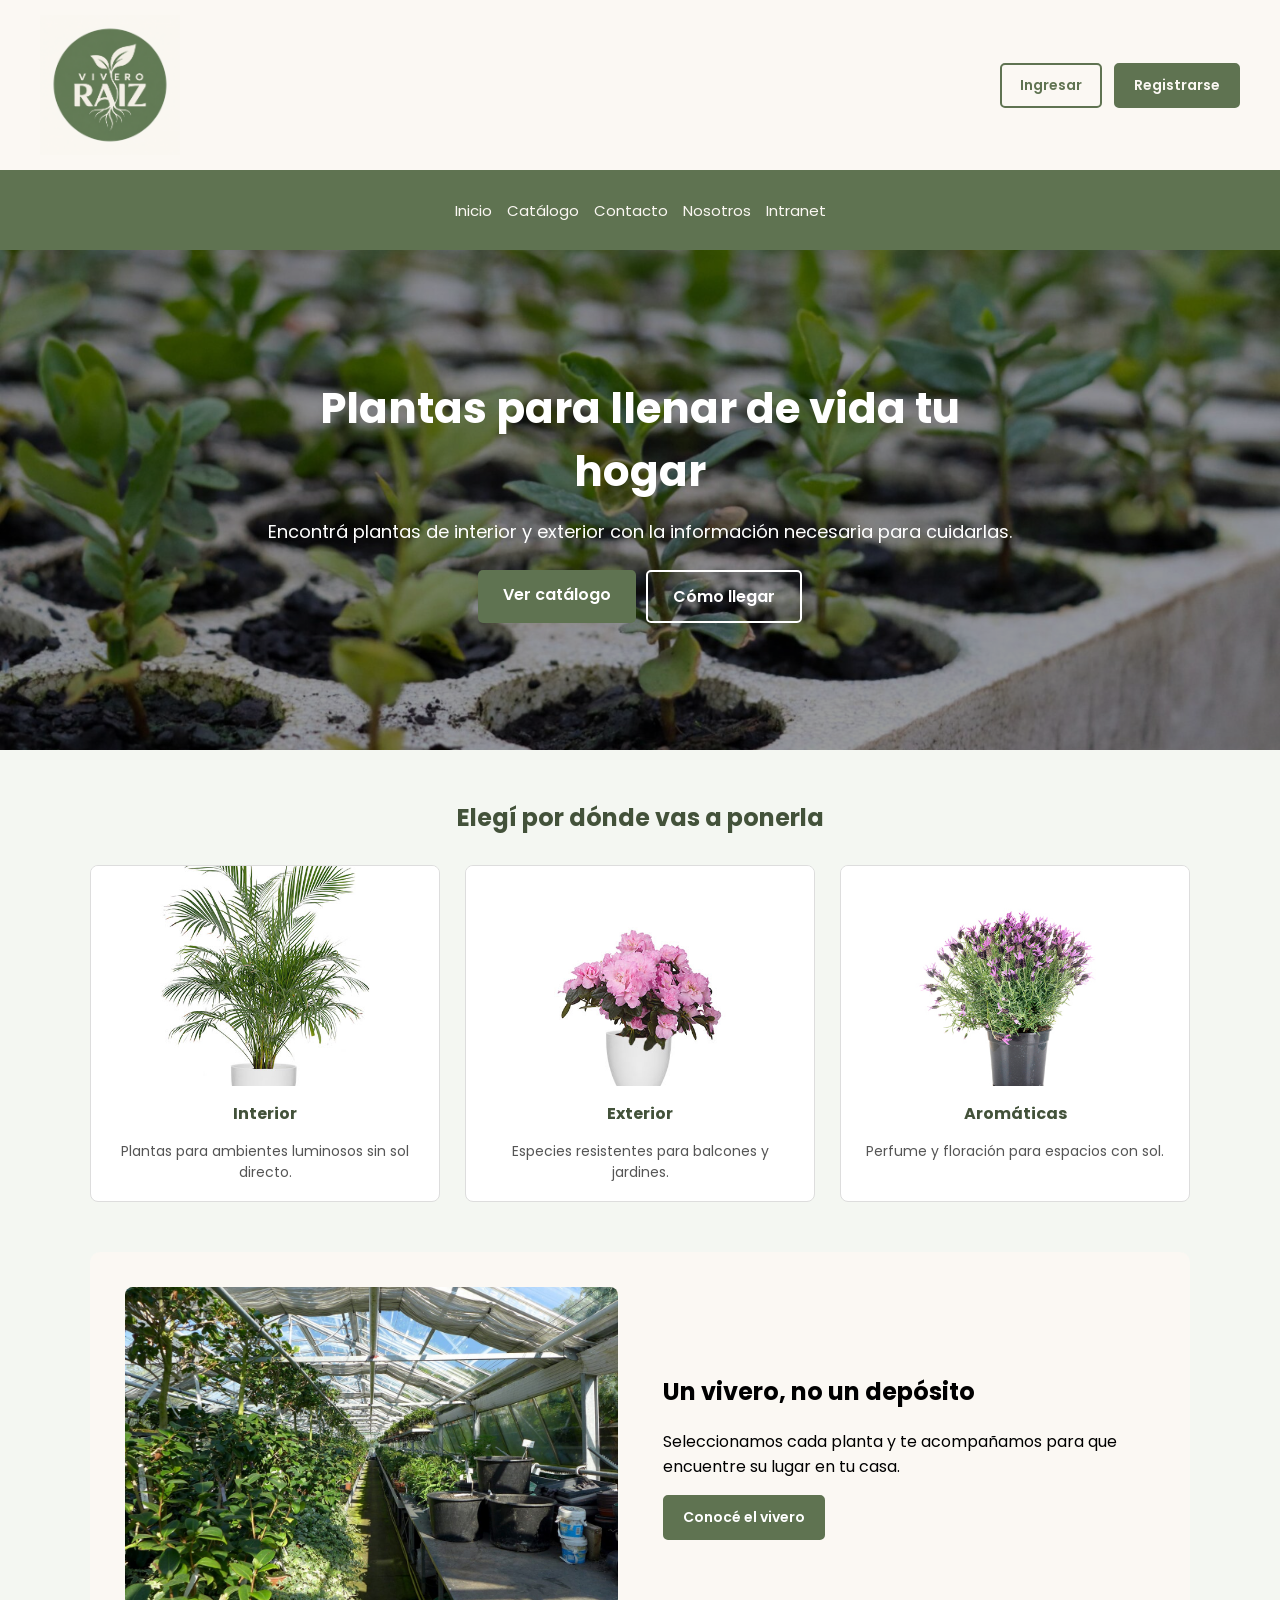
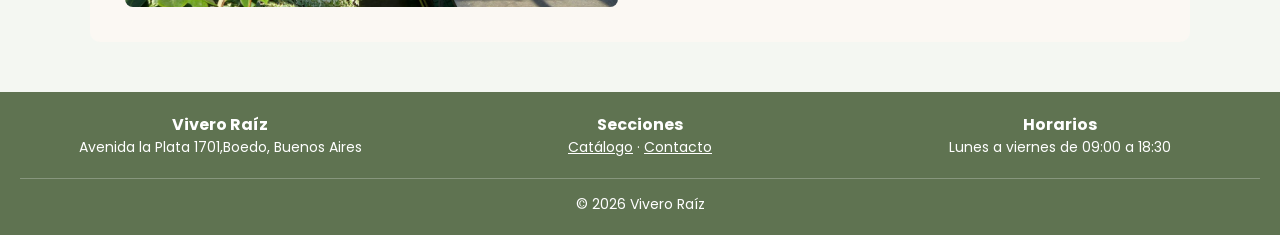
<file: index.html>
<!DOCTYPE html>
<html lang="es">
<head>
    <meta charset="UTF-8">
    <meta name="viewport" content="width=device-width, initial-scale=1.0">
    <title>Inicio - Vivero Raíz</title>
    <link rel="preconnect" href="https://fonts.googleapis.com">
    <link rel="preconnect" href="https://fonts.gstatic.com" crossorigin>
    <link href="https://fonts.googleapis.com/css2?family=Poppins:wght@400;600;700&display=swap" rel="stylesheet">
    <link rel="stylesheet" href="./styles/styles.css">
    <script src="./components/scripts/sesion.js" defer></script>
    <script src="./components/scripts/validaciones.js" defer></script>
</head>
<body class="pagina-inicio">
    <header class="header-vivero">
        <a href="./index.html"><img src="./components/images/logo-vivero-raiz.png" alt="Logo de Vivero Raíz" class="logo-vivero-raiz"></a>
        <button type="button" class="boton-menu" aria-expanded="false" aria-controls="menu-principal">Menú</button>
        <div class="botones-usuario">
            <a href="./login.html" class="boton-login">Ingresar</a>
            <a href="./registro.html" class="boton-registro">Registrarse</a>
        </div>
    </header>
    <nav class="nav-vivero" id="menu-principal">
        <a href="./index.html">Inicio</a>
        <a href="./catalogo.html">Catálogo</a>
        <a href="./contacto.html">Contacto</a>
        <a href="./nosotros.html">Nosotros</a>
        <a href="./listado.html">Intranet</a>
    </nav>
    <main class="inicio-contenedor">
        <section class="banner-inicio">
            <img src="./components/images/banner.jpg" alt="Plantas del Vivero Raíz">
            <div class="banner-contenido">
                <h1>Plantas para llenar de vida tu hogar</h1>
                <p>Encontrá plantas de interior y exterior con la información necesaria para cuidarlas.</p>
                <div class="acciones-banner">
                    <a href="./catalogo.html" class="boton-banner">Ver catálogo</a>
                    <a href="./contacto.html" class="boton-banner boton-claro">Cómo llegar</a>
                </div>
            </div>
        </section>
        <section class="galeria-inicio">
            <h2>Elegí por dónde vas a ponerla</h2>
            <div class="grilla-inicio">
                <a href="./catalogo.html" class="foto-inicio"><img src="./components/images/areca.jpg" alt="Planta Areca para interiores"><h3>Interior</h3><p>Plantas para ambientes luminosos sin sol directo.</p></a>
                <a href="./catalogo.html" class="foto-inicio"><img src="./components/images/azalea-jap-2-3l-vda-1530.jpg" alt="Azalea para exteriores"><h3>Exterior</h3><p>Especies resistentes para balcones y jardines.</p></a>
                <a href="./catalogo.html" class="foto-inicio"><img src="./components/images/lavandula-stoechas-v14b.jpg" alt="Lavanda aromática"><h3>Aromáticas</h3><p>Perfume y floración para espacios con sol.</p></a>
            </div>
        </section>
        <section class="presentacion-inicio">
            <img src="./components/images/nosotros.jpg" alt="Interior del Vivero Raíz">
            <div>
                <h2>Un vivero, no un depósito</h2>
                <p>Seleccionamos cada planta y te acompañamos para que encuentre su lugar en tu casa.</p>
                <a href="./nosotros.html" class="boton-principal">Conocé el vivero</a>
            </div>
        </section>
    </main>
    <footer class="footer-vivero">
        <div><strong>Vivero Raíz</strong><p>Avenida la Plata 1701,Boedo, Buenos Aires</p></div>
        <div><strong>Secciones</strong><p><a href="./catalogo.html">Catálogo</a> · <a href="./contacto.html">Contacto</a></p></div>
        <div><strong>Horarios</strong><p>Lunes a viernes de 09:00 a 18:30</p></div>
        <p class="copyright">© 2026 Vivero Raíz</p>
    </footer>
</body>
</html>
</file>
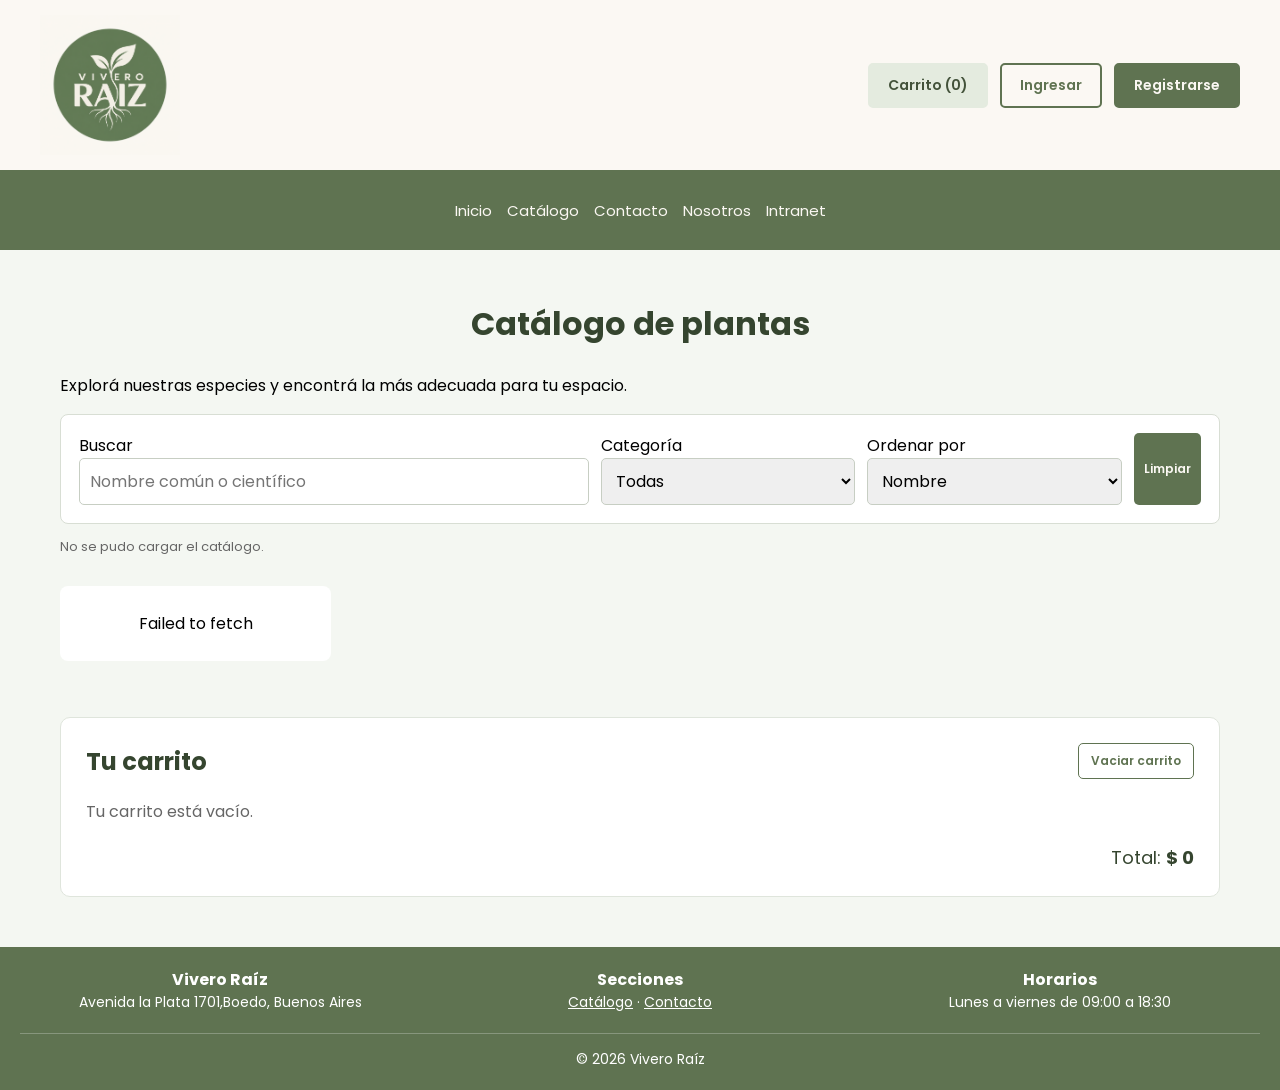
<file: catalogo.html>
<!DOCTYPE html>
<html lang="es">
<head>
    <meta charset="UTF-8">
    <meta name="viewport" content="width=device-width, initial-scale=1.0">
    <title>Catálogo - Vivero Raíz</title>
    <link rel="preconnect" href="https://fonts.googleapis.com">
    <link rel="preconnect" href="https://fonts.gstatic.com" crossorigin>
    <link href="https://fonts.googleapis.com/css2?family=Poppins:wght@400;600;700&display=swap" rel="stylesheet">
    <link rel="stylesheet" href="./styles/styles.css">
    <script src="./components/scripts/sesion.js" defer></script>
    <script src="./components/scripts/datos.js" defer></script>
    <script src="./components/scripts/carrito.js" defer></script>
    <script src="./components/scripts/catalogo.js" defer></script>
    <script src="./components/scripts/validaciones.js" defer></script>
</head>
<body class="pagina-catalogo">
    <header class="header-vivero">
        <a href="./index.html"><img src="./components/images/logo-vivero-raiz.png" alt="Logo de Vivero Raíz" class="logo-vivero-raiz"></a>
        <button type="button" class="boton-menu" aria-expanded="false" aria-controls="menu-principal">Menú</button>
        <div class="botones-usuario">
            <a href="#carrito" class="boton-carrito-header">Carrito (<span data-contador-carrito>0</span>)</a>
            <a href="./login.html" class="boton-login">Ingresar</a>
            <a href="./registro.html" class="boton-registro">Registrarse</a>
        </div>
    </header>
    <nav class="nav-vivero" id="menu-principal">
        <a href="./index.html">Inicio</a>
        <a href="./catalogo.html">Catálogo</a>
        <a href="./contacto.html">Contacto</a>
        <a href="./nosotros.html">Nosotros</a>
        <a href="./listado.html">Intranet</a>
    </nav>
    <main class="catalogo">
        <h1>Catálogo de plantas</h1>
        <p>Explorá nuestras especies y encontrá la más adecuada para tu espacio.</p>
        <section class="filtros-catalogo" aria-label="Filtros del catálogo">
            <label>Buscar<input type="search" id="buscar-planta" placeholder="Nombre común o científico"></label>
            <label>Categoría<select id="categoria-planta"><option value="todas">Todas</option><option value="interior">Interior</option><option value="exterior">Exterior</option><option value="suculenta">Suculenta</option><option value="aromática">Aromática</option></select></label>
            <label>Ordenar por<select id="orden-plantas"><option value="nombre">Nombre</option><option value="precio-asc">Menor precio</option><option value="precio-desc">Mayor precio</option></select></label>
            <button type="button" id="limpiar-filtros">Limpiar</button>
        </section>
        <p id="contador-resultados" class="contador-resultados" aria-live="polite"></p>
        <p id="sin-resultados" class="estado-vacio" hidden>No encontramos plantas con ese criterio.</p>
        <section class="productos" id="productos"></section>
        <aside class="carrito" id="carrito" aria-labelledby="titulo-carrito">
            <div class="encabezado-carrito"><h2 id="titulo-carrito">Tu carrito</h2><button type="button" id="vaciar-carrito">Vaciar carrito</button></div>
            <ul id="items-carrito"></ul>
            <p class="total-carrito">Total: <strong id="total-carrito">$ 0</strong></p>
        </aside>
        <p id="aviso-catalogo" class="aviso-flotante" role="status" hidden></p>
    </main>
    <footer class="footer-vivero">
        <div><strong>Vivero Raíz</strong><p>Avenida la Plata 1701,Boedo, Buenos Aires</p></div>
        <div><strong>Secciones</strong><p><a href="./catalogo.html">Catálogo</a> · <a href="./contacto.html">Contacto</a></p></div>
        <div><strong>Horarios</strong><p>Lunes a viernes de 09:00 a 18:30</p></div>
        <p class="copyright">© 2026 Vivero Raíz</p>
    </footer>
</body>
</html>
</file>
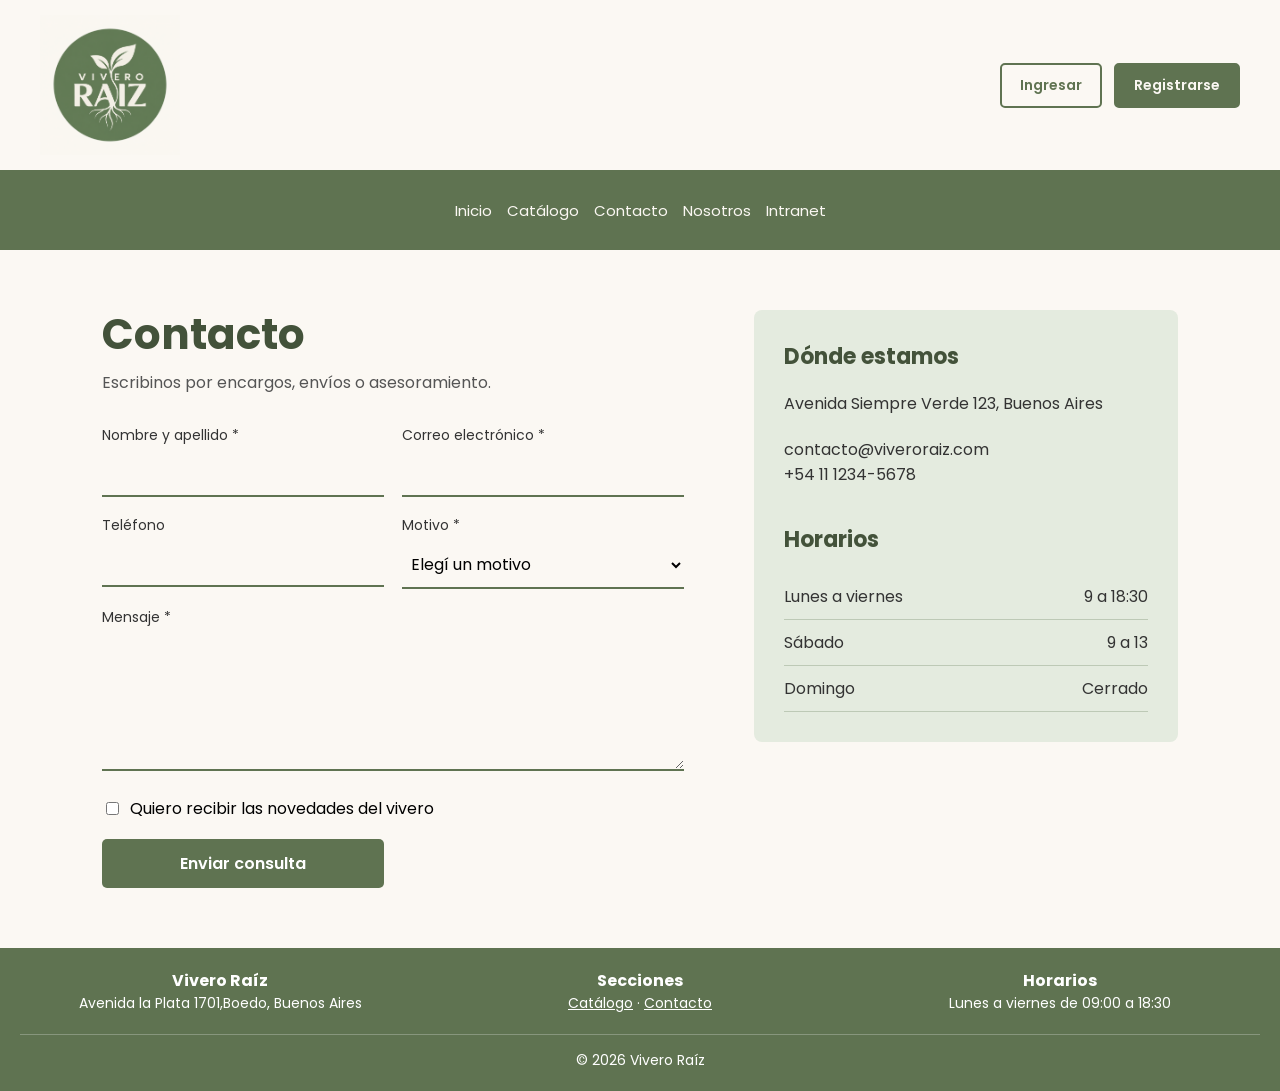
<file: contacto.html>
<!DOCTYPE html>
<html lang="es">
<head>
    <meta charset="UTF-8">
    <meta name="viewport" content="width=device-width, initial-scale=1.0">
    <title>Contacto - Vivero Raíz</title>
    <link rel="preconnect" href="https://fonts.googleapis.com">
    <link rel="preconnect" href="https://fonts.gstatic.com" crossorigin>
    <link href="https://fonts.googleapis.com/css2?family=Poppins:wght@400;600;700&display=swap" rel="stylesheet">
    <link rel="stylesheet" href="./styles/styles.css">
    <script src="./components/scripts/sesion.js" defer></script>
    <script src="./components/scripts/validaciones.js" defer></script>
</head>
<body class="pagina-contacto">
    <header class="header-vivero">
        <a href="./index.html"><img src="./components/images/logo-vivero-raiz.png" alt="Logo de Vivero Raíz" class="logo-vivero-raiz"></a>
        <button type="button" class="boton-menu" aria-expanded="false" aria-controls="menu-principal">Menú</button>
        <div class="botones-usuario"><a href="./login.html" class="boton-login">Ingresar</a><a href="./registro.html" class="boton-registro">Registrarse</a></div>
    </header>
    <nav class="nav-vivero" id="menu-principal"><a href="./index.html">Inicio</a><a href="./catalogo.html">Catálogo</a><a href="./contacto.html">Contacto</a><a href="./nosotros.html">Nosotros</a><a href="./listado.html">Intranet</a></nav>
    <main class="contacto-contenedor">
        <section class="contacto-formulario">
            <h1>Contacto</h1>
            <p class="contacto-introduccion">Escribinos por encargos, envíos o asesoramiento.</p>
            <form id="form-contacto" novalidate>
                <div class="campo-contacto"><label for="nombre">Nombre y apellido *</label><input type="text" id="nombre" name="nombre" required></div>
                <div class="campo-contacto"><label for="email">Correo electrónico *</label><input type="email" id="email" name="email" required></div>
                <div class="campo-contacto"><label for="telefono">Teléfono</label><input type="tel" id="telefono" name="telefono"></div>
                <div class="campo-contacto"><label for="motivo">Motivo *</label><select id="motivo" name="motivo" required><option value="">Elegí un motivo</option><option value="consulta">Consulta</option><option value="encargo">Encargo</option><option value="envio">Envío</option><option value="asesoramiento">Asesoramiento</option></select></div>
                <div class="campo-contacto campo-completo"><label for="mensaje">Mensaje *</label><textarea id="mensaje" name="mensaje" rows="5" required></textarea></div>
                <label class="opcion-formulario campo-completo"><input type="checkbox" name="novedades"> Quiero recibir las novedades del vivero</label>
                <p class="mensaje-formulario campo-completo" role="status" hidden></p>
                <button type="submit" class="boton-contacto">Enviar consulta</button>
            </form>
        </section>
        <aside class="contacto-informacion">
            <h2>Dónde estamos</h2><p>Avenida Siempre Verde 123, Buenos Aires</p><p>contacto@viveroraiz.com<br>+54 11 1234-5678</p>
            <div class="bloque-horarios"><h2>Horarios</h2><div class="horario"><span>Lunes a viernes</span><span>9 a 18:30</span></div><div class="horario"><span>Sábado</span><span>9 a 13</span></div><div class="horario"><span>Domingo</span><span>Cerrado</span></div></div>
        </aside>
    </main>
    <footer class="footer-vivero">
        <div><strong>Vivero Raíz</strong><p>Avenida la Plata 1701,Boedo, Buenos Aires</p></div>
        <div><strong>Secciones</strong><p><a href="./catalogo.html">Catálogo</a> · <a href="./contacto.html">Contacto</a></p></div>
        <div><strong>Horarios</strong><p>Lunes a viernes de 09:00 a 18:30</p></div>
        <p class="copyright">© 2026 Vivero Raíz</p>
    </footer>
</body>
</html>
</file>
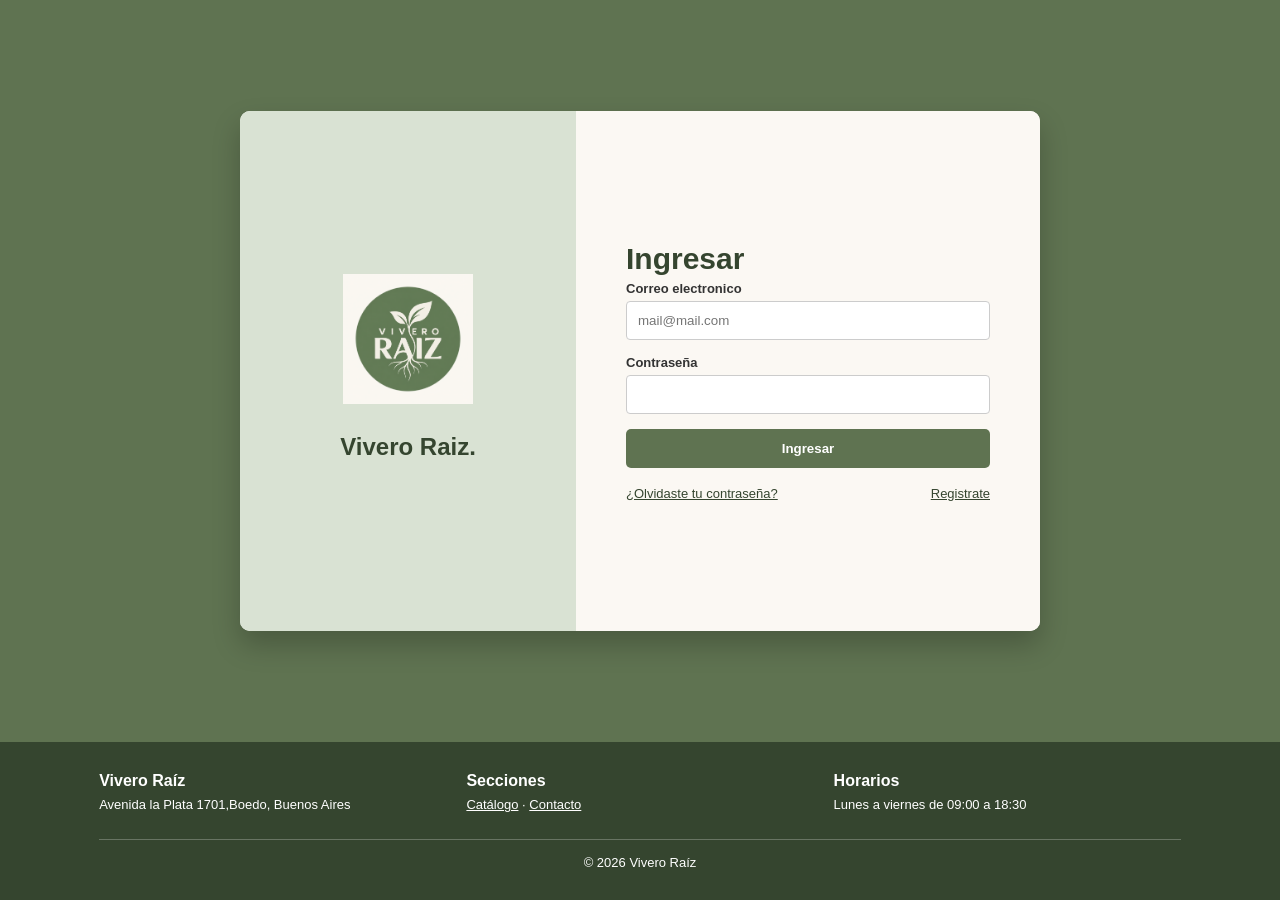
<file: login.html>
<!DOCTYPE html>
<html lang="es">
<head>
    <meta charset="UTF-8">
    <meta name="viewport" content="width=device-width, initial-scale=1.0">
    <title>Ingresar - Vivero Raíz</title>
    <link rel="stylesheet" href="./styles/login-styles.css">
    <script src="./components/scripts/sesion.js" defer></script>
    <script src="./components/scripts/validaciones.js" defer></script>
</head>
<body class="pagina-autenticacion">
    <main class="auth-card">
        <aside class="auth-panel-lateral">
            <a href="./index.html"><img src="./components/images/logo-vivero-raiz.png" alt="Logo de Vivero Raíz" class="auth-logo"></a>
            <h1>Vivero Raiz.</h1>
        </aside>
        <section class="auth-panel-formulario">
            <form id="form-login" novalidate>
                <h2>Ingresar</h2>                <p class="mensaje-formulario" role="status" hidden></p>
                <label for="email">Correo electronico</label>
                <input type="email" id="email" name="email" placeholder="mail@mail.com" required>
                <label for="password">Contraseña</label>
                <input type="password" id="password" name="password" required>
                <button type="submit">Ingresar</button>
                <div class="enlaces-auth"><a href="#">¿Olvidaste tu contraseña?</a><a href="./registro.html">Registrate</a></div>
            </form>
        </section>
    </main>
    <footer class="footer-vivero">
        <div><strong>Vivero Raíz</strong><p>Avenida la Plata 1701,Boedo, Buenos Aires</p></div>
        <div><strong>Secciones</strong><p><a href="./catalogo.html">Catálogo</a> · <a href="./contacto.html">Contacto</a></p></div>
        <div><strong>Horarios</strong><p>Lunes a viernes de 09:00 a 18:30</p></div>
        <p class="copyright">© 2026 Vivero Raíz</p>
    </footer>
</body>
</html>
</file>
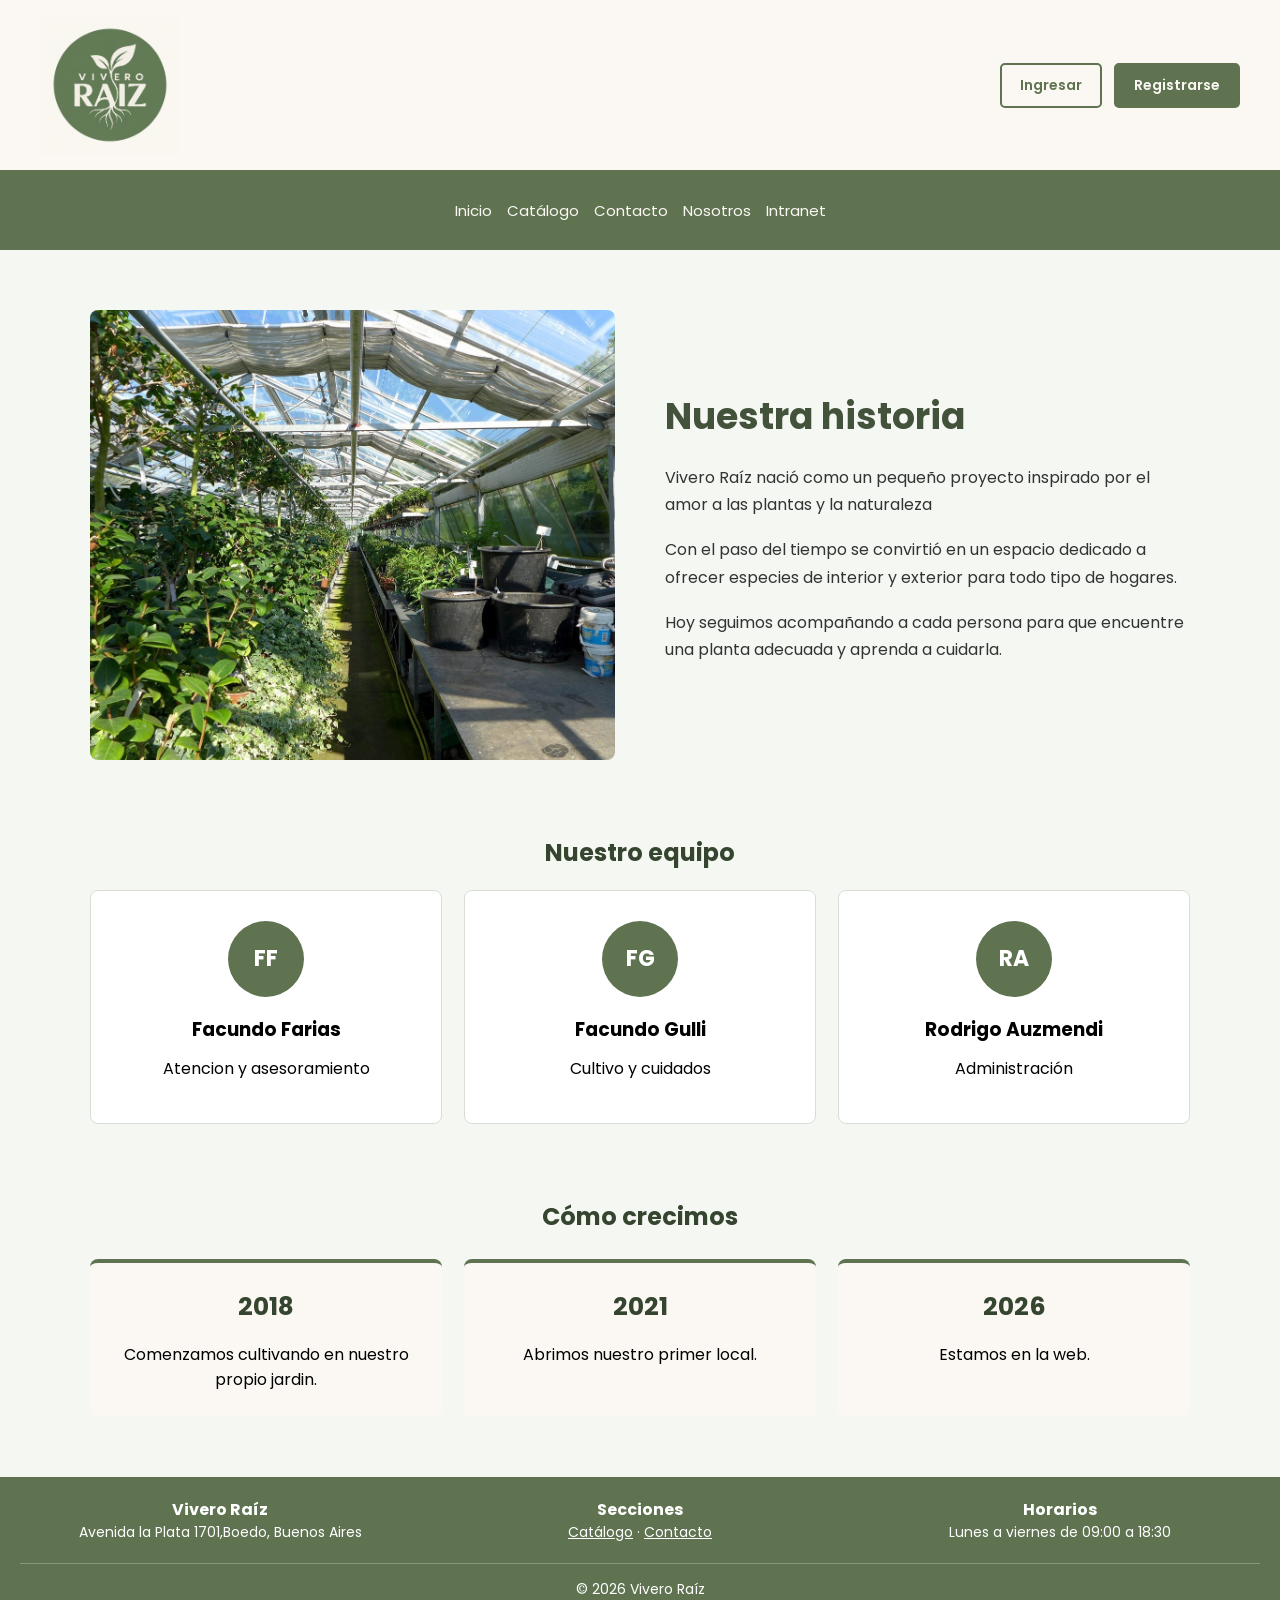
<file: nosotros.html>
<!DOCTYPE html>
<html lang="es">
<head>
    <meta charset="UTF-8">
    <meta name="viewport" content="width=device-width, initial-scale=1.0">
    <title>Nosotros - Vivero Raíz</title>
    <link rel="preconnect" href="https://fonts.googleapis.com">
    <link rel="preconnect" href="https://fonts.gstatic.com" crossorigin>
    <link href="https://fonts.googleapis.com/css2?family=Poppins:wght@400;600;700&display=swap" rel="stylesheet">
    <link rel="stylesheet" href="./styles/styles.css">
    <script src="./components/scripts/sesion.js" defer></script>
    <script src="./components/scripts/validaciones.js" defer></script>
</head>
<body class="pagina-nosotros">
    <header class="header-vivero"><a href="./index.html"><img src="./components/images/logo-vivero-raiz.png" alt="Logo de Vivero Raíz" class="logo-vivero-raiz"></a><button type="button" class="boton-menu" aria-expanded="false" aria-controls="menu-principal">Menú</button><div class="botones-usuario"><a href="./login.html" class="boton-login">Ingresar</a><a href="./registro.html" class="boton-registro">Registrarse</a></div></header>
    <nav class="nav-vivero" id="menu-principal"><a href="./index.html">Inicio</a><a href="./catalogo.html">Catálogo</a><a href="./contacto.html">Contacto</a><a href="./nosotros.html">Nosotros</a><a href="./listado.html">Intranet</a></nav>
    <main class="nosotros-contenedor">
        <section class="historia-vivero"><div class="historia-imagen"><img src="./components/images/nosotros.jpg" alt="Interior de Vivero Raíz"></div><div class="historia-texto"><h1>Nuestra historia</h1><p>Vivero Raíz nació como un pequeño proyecto inspirado por el amor a las plantas y la naturaleza</p><p>Con el paso del tiempo se convirtió en un espacio dedicado a ofrecer especies de interior y exterior para todo tipo de hogares.</p><p>Hoy seguimos acompañando a cada persona para que encuentre una planta adecuada y aprenda a cuidarla.</p></div></section>
        <section class="equipo-vivero"><h2>Nuestro equipo</h2><div class="grilla-equipo"><article><span>FF</span><h3>Facundo Farias</h3><p>Atencion y asesoramiento</p></article><article><span>FG</span><h3>Facundo Gulli</h3><p>Cultivo y cuidados</p></article><article><span>RA</span><h3>Rodrigo Auzmendi</h3><p>Administración</p></article></div></section>
        <section class="linea-tiempo"><h2>Cómo crecimos</h2><div><article><strong>2018</strong><p>Comenzamos cultivando en nuestro propio jardin.</p></article><article><strong>2021</strong><p>Abrimos nuestro primer local.</p></article><article><strong>2026</strong><p>Estamos en la web.</p></article></div></section>
    </main>
    <footer class="footer-vivero">
        <div><strong>Vivero Raíz</strong><p>Avenida la Plata 1701,Boedo, Buenos Aires</p></div>
        <div><strong>Secciones</strong><p><a href="./catalogo.html">Catálogo</a> · <a href="./contacto.html">Contacto</a></p></div>
        <div><strong>Horarios</strong><p>Lunes a viernes de 09:00 a 18:30</p></div>
        <p class="copyright">© 2026 Vivero Raíz</p>
    </footer>
</body>
</html>
</file>
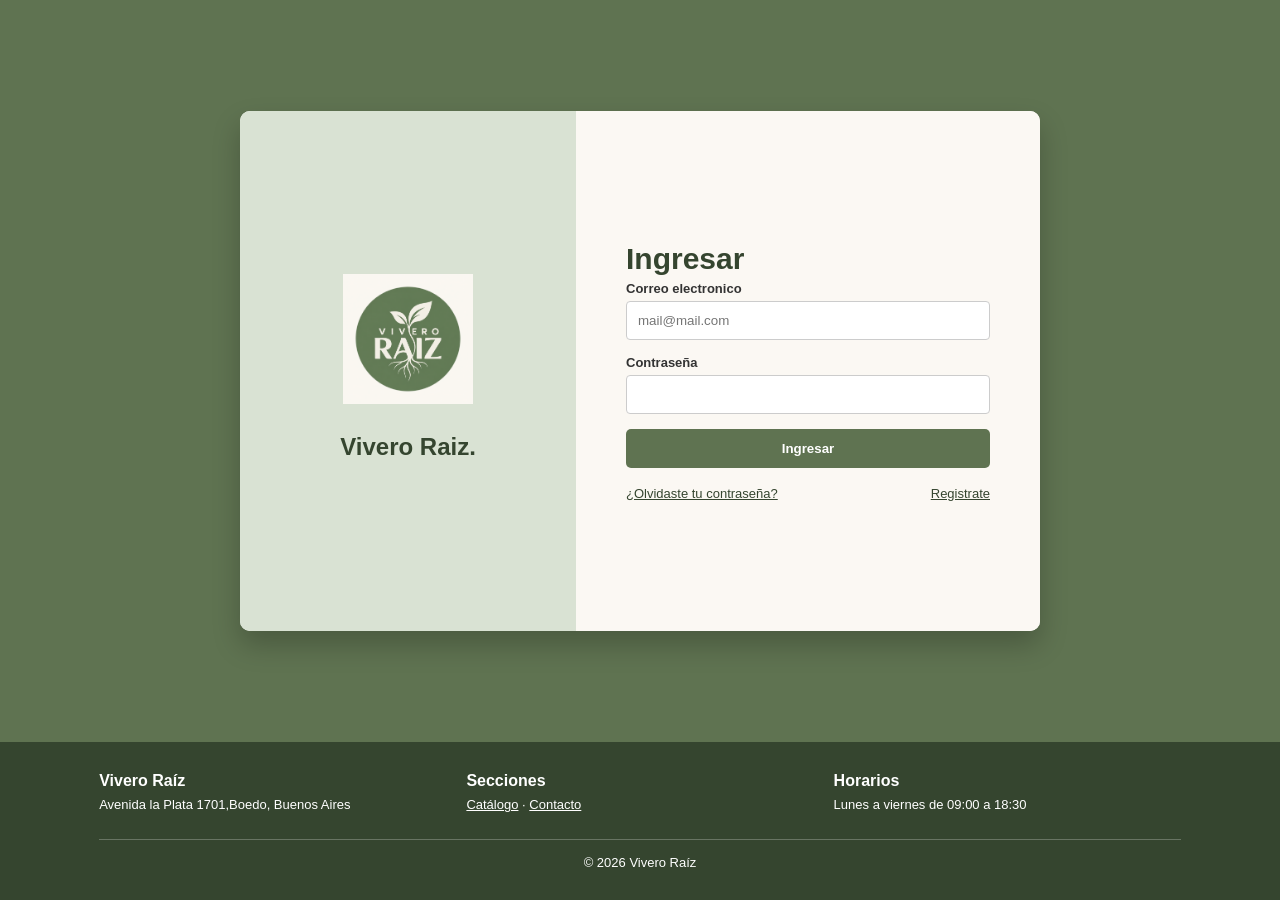
<file: planta-form.html>
<!DOCTYPE html>
<html lang="es">
<head>
    <meta charset="UTF-8">
    <meta name="viewport" content="width=device-width, initial-scale=1.0">
    <title>Formulario de planta | Vivero Raíz</title>
    <link rel="stylesheet" href="styles/styles.css">
    <script src="components/scripts/sesion.js" defer></script>
    <script src="components/scripts/datos.js" defer></script>
    <script src="components/scripts/planta-form.js" defer></script>
    <script src="components/scripts/validaciones.js" defer></script>
</head>
<body data-protegida="true">
    <header class="header-vivero">
        <a href="index.html"><img src="components/images/logo-vivero-raiz.png" alt="Logo de Vivero Raíz" class="logo-vivero-raiz"></a>
        <button type="button" class="boton-menu" aria-expanded="false" aria-controls="menu-principal">Menú</button>
        <div class="botones-usuario">
            <a href="login.html" class="boton-login">Ingresar</a>
            <a href="registro.html" class="boton-registro">Registrarse</a>
        </div>
    </header>
    <nav class="nav-vivero" id="menu-principal">
        <a href="index.html">Inicio</a>
        <a href="catalogo.html">Catálogo</a>
        <a href="contacto.html">Contacto</a>
        <a href="nosotros.html">Nosotros</a>
        <a href="listado.html">Intranet</a>
    </nav>

    <main class="intranet-contenedor formulario-planta-contenedor">
        <p class="etiqueta-seccion">Administración</p>
        <h1 id="titulo-form-planta">Agregar planta</h1>

        <form id="form-planta" class="form-planta" novalidate>
            <fieldset>
                <legend>Información principal</legend>
                <div class="grilla-formulario">
                    <label>Nombre
                        <input id="nombre" name="nombre" type="text" required>
                    </label>
                    <label>Nombre científico
                        <input id="nombreCientifico" name="nombreCientifico" type="text" required>
                    </label>
                    <label>Categoría
                        <select id="categoria" name="categoria" required>
                            <option value="">Seleccionar</option>
                            <option value="interior">Interior</option>
                            <option value="exterior">Exterior</option>
                            <option value="suculenta">Suculenta</option>
                            <option value="aromática">Aromática</option>
                        </select>
                    </label>
                    <label>Foto
                        <input id="foto" name="foto" type="text" required>
                    </label>
                </div>
            </fieldset>

            <fieldset>
                <legend>Cuidados</legend>
                <div class="grupo-opciones">
                    <span>Luz</span>
                    <label><input name="luz" type="radio" value="sol pleno" required> Sol pleno</label>
                    <label><input name="luz" type="radio" value="media sombra"> Media sombra</label>
                    <label><input name="luz" type="radio" value="sombra"> Sombra</label>
                </div>
                <label>Riego
                    <select id="riego" name="riego" required>
                        <option value="">Seleccionar</option>
                        <option value="bajo">Bajo</option>
                        <option value="medio">Medio</option>
                        <option value="alto">Alto</option>
                    </select>
                </label>
                <label>Notas
                    <textarea id="notas" name="notas" rows="4"></textarea>
                </label>
            </fieldset>

            <fieldset>
                <legend>Inventario</legend>
                <div class="grilla-formulario">
                    <label>Precio
                        <input id="precio" name="precio" type="number" min="0" step="0.01" required>
                    </label>
                    <label>Stock
                        <input id="stock" name="stock" type="number" min="0" step="1" required>
                    </label>
                    <label>Fecha de ingreso
                        <input id="fechaIngreso" name="fechaIngreso" type="date" required>
                    </label>
                    <label class="opcion-formulario"><input id="aptaMascotas" name="aptaMascotas" type="checkbox"> Apta para mascotas</label>
                </div>
                <div class="grupo-opciones">
                    <span>Etiquetas</span>
                    <label><input name="etiquetas" type="checkbox" value="purificadora"> Purificadora</label>
                    <label><input name="etiquetas" type="checkbox" value="floración"> Floración</label>
                    <label><input name="etiquetas" type="checkbox" value="colgante"> Colgante</label>
                    <label><input name="etiquetas" type="checkbox" value="resistente"> Resistente</label>
                </div>
            </fieldset>

            <p id="mensaje-planta-form" class="mensaje-formulario" aria-live="polite"></p>
            <div class="acciones-formulario">
                <button class="boton-principal" type="submit">Guardar planta</button>
                <a class="boton-secundario" href="listado.html">Cancelar</a>
            </div>
        </form>
    </main>

    <footer class="footer-vivero">
        <div><strong>Vivero Raíz</strong><p>Avenida la Plata 1701,Boedo, Buenos Aires</p></div>
        <div><strong>Secciones</strong><p><a href="./catalogo.html">Catálogo</a> · <a href="./contacto.html">Contacto</a></p></div>
        <div><strong>Horarios</strong><p>Lunes a viernes de 09:00 a 18:30</p></div>
        <p class="copyright">© 2026 Vivero Raíz</p>
    </footer>
</body>
</html>
</file>
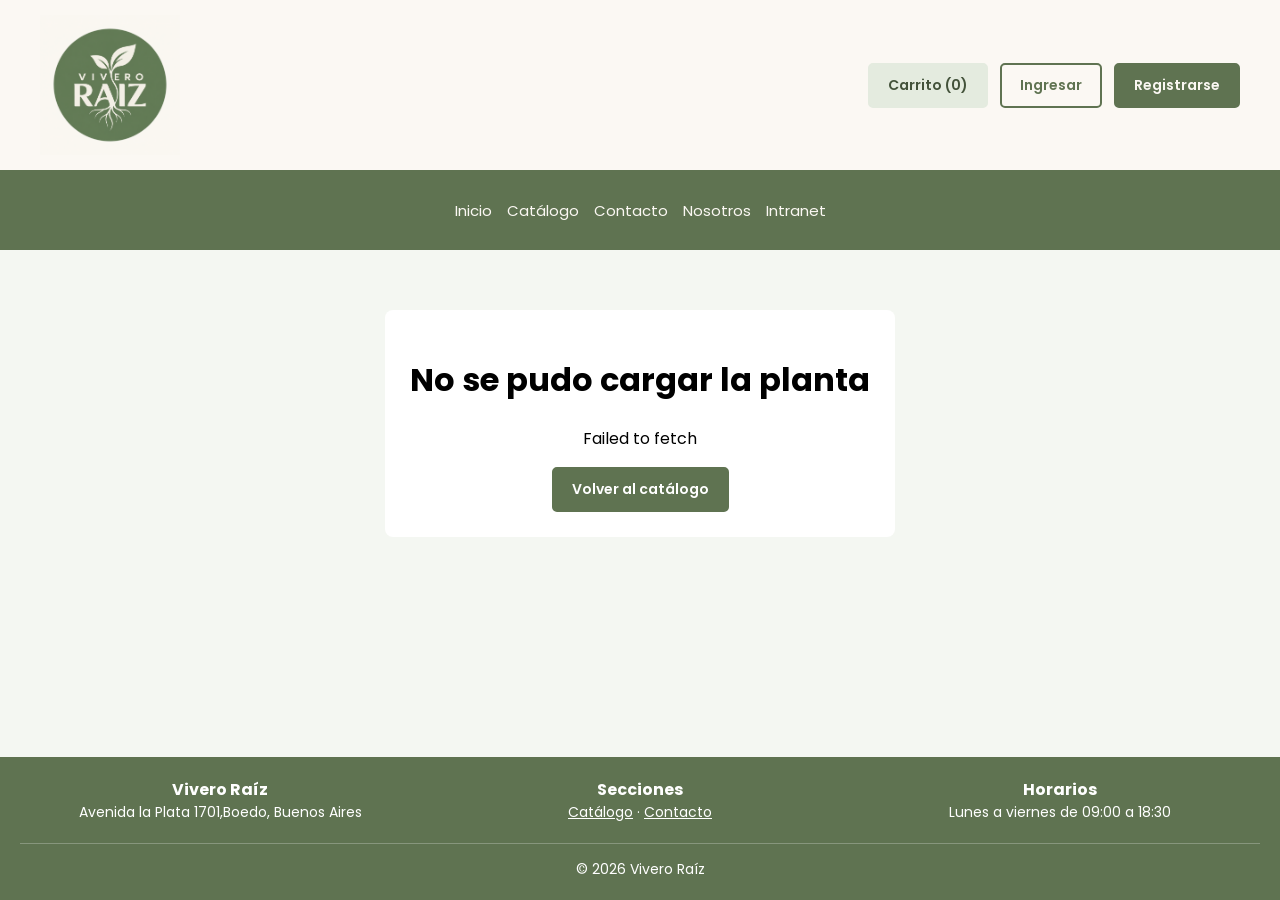
<file: planta.html>
<!DOCTYPE html>
<html lang="es">
<head>
    <meta charset="UTF-8">
    <meta name="viewport" content="width=device-width, initial-scale=1.0">
    <title>Ficha de planta - Vivero Raíz</title>
    <link rel="preconnect" href="https://fonts.googleapis.com">
    <link rel="preconnect" href="https://fonts.gstatic.com" crossorigin>
    <link href="https://fonts.googleapis.com/css2?family=Poppins:wght@400;600;700&display=swap" rel="stylesheet">
    <link rel="stylesheet" href="./styles/styles.css">
    <script src="./components/scripts/sesion.js" defer></script>
    <script src="./components/scripts/datos.js" defer></script>
    <script src="./components/scripts/carrito.js" defer></script>
    <script src="./components/scripts/planta.js" defer></script>
    <script src="./components/scripts/validaciones.js" defer></script>
</head>
<body class="pagina-producto">
    <header class="header-vivero"><a href="./index.html"><img src="./components/images/logo-vivero-raiz.png" alt="Logo de Vivero Raíz" class="logo-vivero-raiz"></a><button type="button" class="boton-menu" aria-expanded="false" aria-controls="menu-principal">Menú</button><div class="botones-usuario"><a href="./catalogo.html" class="boton-carrito-header">Carrito (<span data-contador-carrito>0</span>)</a><a href="./login.html" class="boton-login">Ingresar</a><a href="./registro.html" class="boton-registro">Registrarse</a></div></header>
    <nav class="nav-vivero" id="menu-principal"><a href="./index.html">Inicio</a><a href="./catalogo.html">Catálogo</a><a href="./contacto.html">Contacto</a><a href="./nosotros.html">Nosotros</a><a href="./listado.html">Intranet</a></nav>
    <main class="producto-contenedor" id="ficha-planta">
        <article class="producto-detalle">
            <div class="producto-galeria"><img id="planta-imagen" src="./components/images/dieffenbachia-camila-c17.jpg" alt="Planta"></div>
            <div class="producto-informacion">
                <h1 id="planta-nombre"></h1><p id="planta-cientifico" class="nombre-cientifico"></p><span id="planta-precio" class="producto-precio"></span>
                <table class="tabla-especificaciones"><tbody><tr><th>Categoría</th><td id="planta-categoria"></td></tr><tr><th>Luz</th><td id="planta-luz"></td></tr><tr><th>Riego</th><td id="planta-riego"></td></tr><tr><th>Stock</th><td id="planta-stock"></td></tr><tr><th>Apta mascotas</th><td id="planta-mascotas"></td></tr><tr><th>Ingreso</th><td id="planta-fecha"></td></tr><tr><th>Etiquetas</th><td id="planta-etiquetas"></td></tr></tbody></table>
                <button type="button" class="boton-carrito" id="agregar-ficha">Añadir al carrito</button><p id="mensaje-ficha" class="mensaje-formulario" role="status" hidden></p>
            </div>
        </article>
        <section class="cuidados-producto"><h2>Cuidados particulares</h2><p id="planta-cuidados"></p></section>
    </main>
    <footer class="footer-vivero">
        <div><strong>Vivero Raíz</strong><p>Avenida la Plata 1701,Boedo, Buenos Aires</p></div>
        <div><strong>Secciones</strong><p><a href="./catalogo.html">Catálogo</a> · <a href="./contacto.html">Contacto</a></p></div>
        <div><strong>Horarios</strong><p>Lunes a viernes de 09:00 a 18:30</p></div>
        <p class="copyright">© 2026 Vivero Raíz</p>
    </footer>
</body>
</html>
</file>
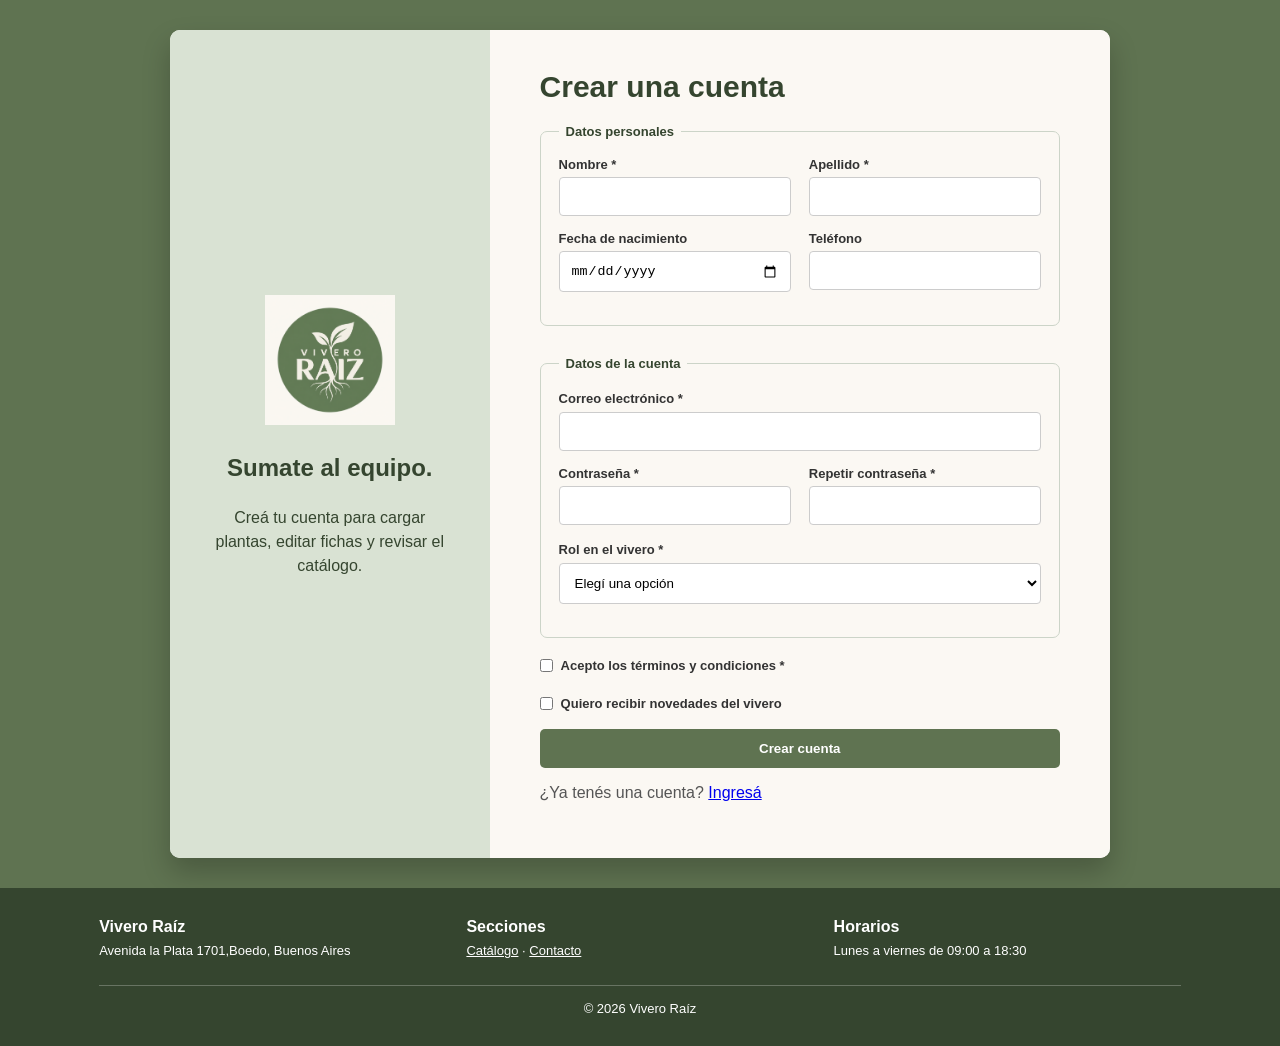
<file: registro.html>
<!DOCTYPE html>
<html lang="es">
<head>
    <meta charset="UTF-8">
    <meta name="viewport" content="width=device-width, initial-scale=1.0">
    <title>Registro - Vivero Raíz</title>
    <link rel="stylesheet" href="./styles/login-styles.css">
    <script src="./components/scripts/validaciones.js" defer></script>
</head>
<body class="pagina-autenticacion">
    <main class="auth-card auth-card-registro">
        <aside class="auth-panel-lateral">
            <a href="./index.html"><img src="./components/images/logo-vivero-raiz.png" alt="Logo de Vivero Raíz" class="auth-logo"></a>
            <h1>Sumate al equipo.</h1>
            <p>Creá tu cuenta para cargar plantas, editar fichas y revisar el catálogo.</p>
        </aside>
        <section class="auth-panel-formulario">
            <form id="form-registro" novalidate>
                <h2>Crear una cuenta</h2>
                <p class="mensaje-formulario" role="status" hidden></p>
                <fieldset>
                    <legend>Datos personales</legend>
                    <div class="grilla-formulario">
                        <label>Nombre *<input type="text" name="nombre" required></label>
                        <label>Apellido *<input type="text" name="apellido" required></label>
                        <label>Fecha de nacimiento<input type="date" name="fechaNacimiento"></label>
                        <label>Teléfono<input type="tel" name="telefono"></label>
                    </div>
                </fieldset>
                <fieldset>
                    <legend>Datos de la cuenta</legend>
                    <label>Correo electrónico *<input type="email" name="email" required></label>
                    <div class="grilla-formulario">
                        <label>Contraseña *<input type="password" name="password" minlength="6" required></label>
                        <label>Repetir contraseña *<input type="password" name="confirmarPassword" minlength="6" required></label>
                    </div>
                    <label>Rol en el vivero *<select name="rol" required><option value="">Elegí una opción</option><option value="ventas">Ventas</option><option value="deposito">Depósito</option><option value="administracion">Administración</option></select></label>
                </fieldset>
                <label class="opcion-auth"><input type="checkbox" name="terminos"> Acepto los términos y condiciones *</label>
                <label class="opcion-auth"><input type="checkbox" name="novedades"> Quiero recibir novedades del vivero</label>
                <button type="submit">Crear cuenta</button>
                <p>¿Ya tenés una cuenta? <a href="./login.html">Ingresá</a></p>
            </form>
        </section>
    </main>
    <footer class="footer-vivero">
        <div><strong>Vivero Raíz</strong><p>Avenida la Plata 1701,Boedo, Buenos Aires</p></div>
        <div><strong>Secciones</strong><p><a href="./catalogo.html">Catálogo</a> · <a href="./contacto.html">Contacto</a></p></div>
        <div><strong>Horarios</strong><p>Lunes a viernes de 09:00 a 18:30</p></div>
        <p class="copyright">© 2026 Vivero Raíz</p>
    </footer>
</body>
</html>
</file>
<file: styles/styles.css>
* {
    box-sizing: border-box;
}

html {
    min-height: 100%;
}

body {
    width: 100%;
    min-height: 100vh;
    margin: 0;

    display: flex;
    flex-direction: column;
    justify-content: flex-start;
    align-items: center;

    font-family: "Poppins", sans-serif;
}


/* header */


.header-vivero {
    width: 100%;
    min-height: 8em;
    padding: 15px 40px;

    display: flex;
    justify-content: space-between;
    align-items: center;

    background-color: #fbf8f3;
}

.logo-vivero-raiz {
    display: block;
    width: 140px;
    max-width: 150px;
    max-height: 200px;
    height: auto;

    object-fit: contain;
    transition: transform 0.3s ease;
}

.logo-vivero-raiz:hover {
    transform: scale(1.1);
}

.botones-usuario {
    display: flex;
    align-items: center;
    gap: 12px;
}

.usuario-sesion {
    color: var(--verde-oscuro);
    font-size: 14px;
    font-weight: 600;
}

.boton-cerrar-sesion {
    padding: 10px 18px;
    color: #ffffff;
    font-size: 14px;
    font-weight: 600;
    background: var(--verde);
    border: 2px solid var(--verde);
    border-radius: 5px;
    cursor: pointer;
}

.boton-cerrar-sesion:hover {
    background: var(--verde-oscuro);
    border-color: var(--verde-oscuro);
}

.boton-salir-menu {
    display: none;
}

.botones-usuario a {
    padding: 10px 18px;

    font-size: 14px;
    font-weight: 600;
    text-decoration: none;

    border-radius: 5px;
}

.boton-login {
    color: #5f7351;
    background-color: transparent;
    border: 2px solid #5f7351;
}

.boton-login:hover {
    color: #fbf8f3;
    background-color: #5f7351;
}

.boton-registro {
    color: #fbf8f3;
    background-color: #5f7351;
    border: 2px solid #5f7351;
}

.boton-registro:hover {
    background-color: #43523a;
    border-color: #43523a;
}

.boton-carrito-header {
    color: #43523a;
    background-color: #e4ebdf;
    border: 2px solid #e4ebdf;
}


/* navbar */

.nav-vivero {
    width: 100%;
    min-height: 80px;

    display: flex;
    justify-content: center;
    align-items: center;
    gap: 15px;

    background-color: #5f7351;
}

.nav-vivero a {
    color: #fbf8f3;
    font-size: 15px;
    text-decoration: none;
}

.nav-vivero a:hover {
    text-decoration: underline;
}


/* footer */


.footer-vivero {
    width: 100%;
    padding: 20px;
    margin-top: auto;

    color: #ffffff;
    text-align: center;
    background-color: #5f7351;
}

.footer-vivero p {
    margin: 0;
    font-size: 14px;
}


/* index */


.pagina-inicio {
    min-height: 100vh;
    background-color: #f4f7f2;
}

.pagina-inicio .inicio-contenedor {
    width: 100%;
}

/* banner index */


.pagina-inicio .banner-inicio {
    position: relative;

    width: 100%;
    height: 500px;
    overflow: hidden;
}

.pagina-inicio .banner-inicio img {
    display: block;
    width: 100%;
    height: 100%;
    object-fit: cover;
}

.pagina-inicio .banner-contenido {
    position: absolute;
    top: 0;
    left: 0;

    width: 100%;
    height: 100%;
    padding: 30px;

    display: flex;
    flex-direction: column;
    justify-content: center;
    align-items: center;

    color: #ffffff;
    text-align: center;
    background-color: rgba(0, 0, 0, 0.4);
}

.pagina-inicio .banner-contenido h1 {
    max-width: 700px;
    margin: 0 0 15px;
    font-size: 42px;
}

.pagina-inicio .banner-contenido p {
    margin: 0 0 25px;
    font-size: 18px;
}

.pagina-inicio .boton-banner {
    display: inline-block;
    padding: 12px 25px;

    color: #ffffff;
    font-weight: 600;
    text-decoration: none;

    background-color: #5f7351;
    border-radius: 5px;
}

.pagina-inicio .boton-banner:hover {
    background-color: #43523a;
}


/* grilla index */


.pagina-inicio .galeria-inicio {
    width: 100%;
    padding: 50px 20px;
}

.pagina-inicio .galeria-inicio h2 {
    margin: 0 0 30px;
    color: #43523a;
    text-align: center;
}

.pagina-inicio .grilla-inicio {
    width: 100%;
    max-width: 1100px;
    margin: auto;

    display: grid;
    grid-template-columns: repeat(3, 1fr);
    gap: 25px;
}

.pagina-inicio .foto-inicio {
    overflow: hidden;

    color: #43523a;
    text-align: center;
    text-decoration: none;

    background-color: #ffffff;
    border: 1px solid #dddddd;
    border-radius: 8px;
}

.pagina-inicio .foto-inicio img {
    display: block;
    width: 100%;
    height: 220px;

    object-fit: cover;
    transition: transform 0.3s;
}

.pagina-inicio .foto-inicio h3 {
    margin: 15px;
    font-size: 16px;
}

.pagina-inicio .foto-inicio:hover img {
    transform: scale(1.05);
}


/* nosotros */


.pagina-nosotros {
    min-height: 100vh;
    background-color: #f4f7f2;
}

.pagina-nosotros .nosotros-contenedor {
    width: 100%;
    padding: 60px 20px;

    display: flex;
    flex-direction: column;
    align-items: center;
}

.pagina-nosotros .historia-vivero {
    width: 100%;
    max-width: 1100px;

    display: flex;
    align-items: center;
    gap: 50px;
}

.pagina-nosotros .historia-imagen {
    width: 50%;
}

.pagina-nosotros .historia-imagen img {
    display: block;
    width: 100%;
    height: 450px;

    object-fit: cover;
    border-radius: 8px;
}

.pagina-nosotros .historia-texto {
    width: 50%;
}

.pagina-nosotros .historia-texto h1 {
    margin: 0 0 20px;
    color: #43523a;
    font-size: 36px;
}

.pagina-nosotros .historia-texto p {
    margin: 0 0 18px;

    color: #333333;
    font-size: 16px;
    line-height: 1.7;
}


/* catalogo */

.pagina-catalogo {
    min-height: 100vh;
    background-color: #f4f7f2;
}

.pagina-catalogo .catalogo {
    width: 100%;
    max-width: 1200px;
    padding: 50px 20px;
}

.pagina-catalogo .catalogo > h1 {
    margin: 0 0 25px;
    color: #35452f;
    text-align: center;
}

.pagina-catalogo .productos {
    display: grid;
    grid-template-columns: repeat(4, 1fr);
    gap: 25px;
    align-items: stretch;
}

.pagina-catalogo .tarjeta {
    width: 100%;
    height: 100%;

    display: flex;
    flex-direction: column;

    overflow: hidden;
    background-color: #fbf8f3;
    border: 1px solid #dddddd;
    border-radius: 10px;
}

.pagina-catalogo .tarjeta img {
    display: block;
    width: 100%;
    height: 230px;

    object-fit: contain;
    background-color: #ffffff;
}

.pagina-catalogo .informacion {
    flex: 1;
    padding: 20px;

    display: flex;
    flex-direction: column;
}

.pagina-catalogo .informacion h3 {
    min-height: 48px;
    margin: 0 0 10px;

    color: #5f7351;
    font-size: 16px;
    line-height: 24px;
}

.pagina-catalogo .informacion p {
    flex: 1;
    margin: 0 0 15px;

    color: #333333;
    font-size: 14px;
    line-height: 20px;
}

.pagina-catalogo .precio {
    display: block;
    margin: 0 0 15px;

    color: #5f7351;
    font-size: 18px;
    font-weight: 700;
}

.pagina-catalogo button {
    width: 100%;
    min-height: 40px;
    margin-top: auto;
    padding: 10px;

    color: #fbf8f3;
    font-family: "Poppins", sans-serif;
    font-size: 12px;
    font-weight: 600;

    background-color: #5f7351;
    border: none;
    border-radius: 5px;
    cursor: pointer;
}

.pagina-catalogo button:hover {
    background-color: #43523a;
}

.carrito {
    width: 100%;
    margin-top: 40px;
    padding: 25px;
    background-color: #ffffff;
    border: 1px solid #dfe5dc;
    border-radius: 10px;
}

.encabezado-carrito {
    display: flex;
    justify-content: space-between;
    align-items: center;
    gap: 20px;
}

.encabezado-carrito h2 {
    margin: 0;
    color: #35452f;
}

.encabezado-carrito #vaciar-carrito {
    width: auto;
    min-height: auto;
    margin: 0;
    padding: 8px 12px;
    color: #5f7351;
    background-color: transparent;
    border: 1px solid #5f7351;
}

.encabezado-carrito #vaciar-carrito:disabled {
    opacity: 0.45;
    cursor: default;
}

#items-carrito {
    margin: 20px 0;
    padding: 0;
    list-style: none;
}

.item-carrito {
    padding: 12px 0;
    display: flex;
    justify-content: space-between;
    align-items: center;
    gap: 20px;
    border-bottom: 1px solid #e4e8e1;
}

.item-carrito span {
    color: #666666;
    font-size: 13px;
}

.item-carrito button {
    width: auto;
    min-height: auto;
    margin: 0;
    padding: 8px 12px;
}

.carrito-vacio {
    color: #666666;
}

.total-carrito {
    margin: 0;
    color: #35452f;
    font-size: 18px;
    text-align: right;
}

.aviso-flotante {
    position: fixed;
    right: 25px;
    bottom: 25px;
    z-index: 10;
    max-width: 350px;
    margin: 0;
    padding: 14px 20px;
    color: #ffffff;
    background-color: #35452f;
    border-radius: 6px;
    box-shadow: 0 5px 20px rgba(0, 0, 0, 0.2);
}


/* contacto */

.pagina-contacto {
    min-height: 100vh;
    background-color: #f4f7f2;
}

.pagina-contacto .contacto-contenedor {
    width: 100%;
    padding: 60px 8%;

    display: flex;
    justify-content: center;
    align-items: flex-start;
    gap: 70px;

    background-color: #fbf8f3;
}

.pagina-contacto .contacto-formulario {
    width: 55%;
    max-width: 650px;
}

.pagina-contacto .contacto-formulario h1 {
    margin: 0 0 10px;

    color: #43523a;
    font-size: 42px;
    line-height: 1.2;
}

.pagina-contacto .contacto-introduccion {
    margin: 0 0 30px;
    color: #555555;
}

.pagina-contacto .campo-contacto {
    width: 100%;
    margin-bottom: 22px;
}

.pagina-contacto .campo-contacto label {
    display: block;
    margin-bottom: 6px;

    color: #333333;
    font-size: 14px;
}

.pagina-contacto .campo-contacto input,
.pagina-contacto .campo-contacto textarea {
    width: 100%;
    padding: 10px 5px;

    font-family: "Poppins", sans-serif;
    font-size: 15px;

    background-color: transparent;
    border: none;
    border-bottom: 2px solid #5f7351;
    outline: none;
}

.pagina-contacto .campo-contacto textarea {
    resize: vertical;
}

.pagina-contacto .campo-contacto input:focus,
.pagina-contacto .campo-contacto textarea:focus {
    border-bottom-color: #2f4229;
}

.pagina-contacto .boton-contacto {
    padding: 12px 25px;

    color: #ffffff;
    font-family: "Poppins", sans-serif;
    font-weight: 600;

    background-color: #5f7351;
    border: none;
    border-radius: 5px;
    cursor: pointer;
}

.pagina-contacto .boton-contacto:hover {
    background-color: #43523a;
}

.pagina-contacto .contacto-informacion {
    width: 40%;
    max-width: 450px;
    padding: 30px;

    background-color: #e4ebdf;
    border-radius: 8px;
}

.pagina-contacto .contacto-informacion h2 {
    margin-top: 0;
    color: #43523a;
    font-size: 22px;
}

.pagina-contacto .contacto-informacion p {
    margin-bottom: 20px;
    color: #333333;
    line-height: 1.6;
}

.pagina-contacto .bloque-horarios {
    margin-top: 35px;
}

.pagina-contacto .horario {
    padding: 10px 0;

    display: flex;
    justify-content: space-between;
    gap: 20px;

    color: #333333;
    border-bottom: 1px solid #bdc9b6;
}


/* register */


.pagina-registro {
    min-height: 100vh;
    background-color: #7d9472;
}

.pagina-registro .registro-contenedor {
    width: 100%;
    padding: 40px 20px;

    display: flex;
    justify-content: center;
}

.pagina-registro .formulario-registro {
    width: 100%;
    max-width: 400px;
    padding: 30px;

    background-color: #fbf8f3;
    border-radius: 8px;
}

.pagina-registro .formulario-registro h1 {
    margin-top: 0;
    margin-bottom: 25px;

    color: #5f7351;
    text-align: center;
}

.pagina-registro .campo-formulario {
    width: 100%;
    margin-bottom: 15px;
}

.pagina-registro .campo-formulario label {
    display: block;
    margin-bottom: 5px;

    color: #333333;
    font-size: 14px;
}

.pagina-registro .campo-formulario input {
    width: 100%;
    padding: 10px;

    font-family: "Poppins", sans-serif;
    border: 1px solid #cccccc;
    border-radius: 5px;
}

.pagina-registro .boton-enviar {
    width: 100%;
    padding: 12px;

    color: #ffffff;
    font-family: "Poppins", sans-serif;
    font-weight: 600;

    background-color: #5f7351;
    border: none;
    border-radius: 5px;
    cursor: pointer;
}

.pagina-registro .boton-enviar:hover {
    background-color: #43523a;
}

.pagina-registro .texto-login {
    margin-top: 20px;
    text-align: center;
    font-size: 14px;
}

.pagina-registro .texto-login a {
    color: #5f7351;
}


/* producto */


.pagina-producto {
    min-height: 100vh;
    background-color: #f4f7f2;
}

.pagina-producto .producto-contenedor {
    width: 100%;
    padding: 60px 20px;

    display: flex;
    justify-content: center;
}

.pagina-producto .producto-detalle {
    width: 100%;
    max-width: 1000px;

    display: flex;
    align-items: center;
    gap: 60px;
}

.pagina-producto .producto-imagen {
    width: 50%;
    padding: 30px;

    background-color: #ffffff;
    border: 1px solid #dddddd;
    border-radius: 8px;
}

.pagina-producto .producto-imagen img {
    display: block;
    width: 100%;
    height: 400px;
    object-fit: contain;
}

.pagina-producto .producto-informacion {
    width: 50%;
}

.pagina-producto .producto-informacion h1 {
    margin: 0 0 15px;
    color: #35452f;
    font-size: 32px;
}

.pagina-producto .producto-precio {
    display: block;
    margin-bottom: 25px;

    color: #5f7351;
    font-size: 24px;
    font-weight: 700;
}

.pagina-producto .producto-descripcion {
    margin-bottom: 30px;

    color: #333333;
    font-size: 16px;
    line-height: 1.7;
}

.pagina-producto .boton-carrito {
    padding: 14px 25px;

    color: #ffffff;
    font-family: "Poppins", sans-serif;
    font-size: 15px;
    font-weight: 600;

    background-color: #5f7351;
    border: none;
    border-radius: 5px;
    cursor: pointer;
}

.pagina-producto .boton-carrito:hover {
    background-color: #43523a;
}


/* responsive */


@media (max-width: 1000px) {
    .pagina-catalogo .productos {
        grid-template-columns: repeat(2, 1fr);
    }
}


@media (max-width: 750px) {
    .header-vivero {
        min-height: auto;
        padding: 15px 20px;
    }

    .logo-vivero-raiz {
        width: 100px;
    }

    .botones-usuario {
        justify-content: flex-end;
        flex-wrap: wrap;
        gap: 6px;
    }

    .botones-usuario a {
        padding: 8px 10px;
        font-size: 12px;
    }

    .nav-vivero {
        min-height: auto;
        padding: 15px;
        flex-wrap: wrap;
    }

    .pagina-inicio .banner-inicio {
        height: 380px;
    }

    .pagina-inicio .banner-contenido h1 {
        font-size: 30px;
    }

    .pagina-inicio .banner-contenido p {
        font-size: 15px;
    }

    .pagina-nosotros .historia-vivero,
    .pagina-contacto .contacto-contenedor,
    .pagina-producto .producto-detalle {
        flex-direction: column;
    }

    .pagina-nosotros .historia-imagen,
    .pagina-nosotros .historia-texto,
    .pagina-contacto .contacto-formulario,
    .pagina-contacto .contacto-informacion,
    .pagina-producto .producto-imagen,
    .pagina-producto .producto-informacion {
        width: 100%;
        max-width: none;
    }

    .pagina-contacto .contacto-contenedor {
        padding: 40px 20px;
        gap: 40px;
    }

    .pagina-producto .producto-detalle {
        gap: 30px;
    }

    .item-carrito {
        align-items: flex-start;
        flex-direction: column;
    }
}

@media (max-width: 600px) {
    .pagina-inicio .grilla-inicio,
    .pagina-catalogo .productos {
        grid-template-columns: 1fr;
    }
}

:root {
    --verde: #5f7351;
    --verde-oscuro: #35452f;
    --verde-claro: #e4ebdf;
    --crema: #fbf8f3;
    --fondo: #f4f7f2;
    --borde: #d8ded4;
}

button,
input,
select,
textarea {
    font: inherit;
}

.boton-menu {
    display: none;
    padding: 9px 15px;
    color: #ffffff;
    background: var(--verde);
    border: 0;
    border-radius: 5px;
    cursor: pointer;
}

.footer-vivero {
    display: grid;
    grid-template-columns: repeat(3, 1fr);
    gap: 20px;
}

.footer-vivero a {
    color: #ffffff;
}

.footer-vivero .copyright {
    grid-column: 1 / -1;
    padding-top: 15px;
    border-top: 1px solid rgba(255, 255, 255, 0.25);
}

.acciones-banner,
.acciones-tarjeta,
.acciones-formulario {
    display: flex;
    gap: 10px;
}

.boton-claro {
    background: transparent !important;
    border: 2px solid #ffffff;
}

.boton-principal,
.boton-secundario {
    display: inline-block;
    padding: 10px 18px;
    font-size: 14px;
    font-weight: 600;
    text-align: center;
    text-decoration: none;
    border-radius: 5px;
}

.boton-principal {
    color: #ffffff;
    background: var(--verde);
    border: 2px solid var(--verde);
}

.boton-secundario {
    color: var(--verde);
    background: transparent;
    border: 2px solid var(--verde);
}

.pagina-inicio .foto-inicio p {
    margin: 0 16px 18px;
    color: #555555;
    font-size: 14px;
}

.presentacion-inicio {
    width: calc(100% - 40px);
    max-width: 1100px;
    margin: 0 auto 50px;
    padding: 35px;
    display: grid;
    grid-template-columns: 1fr 1fr;
    align-items: center;
    gap: 45px;
    background: var(--crema);
    border-radius: 10px;
}

.presentacion-inicio img {
    width: 100%;
    height: 320px;
    object-fit: cover;
    border-radius: 8px;
}

.equipo-vivero,
.linea-tiempo {
    width: 100%;
    max-width: 1100px;
    margin: 55px auto 0;
}

.equipo-vivero h2,
.linea-tiempo h2 {
    color: var(--verde-oscuro);
    text-align: center;
}

.grilla-equipo {
    display: grid;
    grid-template-columns: repeat(3, 1fr);
    gap: 22px;
}

.grilla-equipo article {
    padding: 30px 20px;
    overflow: hidden;
    text-align: center;
    background: #ffffff;
    border: 1px solid var(--borde);
    border-radius: 8px;
}

.grilla-equipo article > span {
    width: 76px;
    height: 76px;
    margin: 0 auto 18px;
    display: flex;
    justify-content: center;
    align-items: center;
    color: #ffffff;
    font-size: 22px;
    font-weight: 700;
    background: var(--verde);
    border-radius: 50%;
}

.grilla-equipo h3,
.grilla-equipo p {
    margin: 12px 15px;
}

.linea-tiempo > div {
    margin-top: 25px;
    display: grid;
    grid-template-columns: repeat(3, 1fr);
    gap: 22px;
}

.linea-tiempo article {
    padding: 25px;
    text-align: center;
    background: var(--crema);
    border-top: 4px solid var(--verde);
    border-radius: 8px;
}

.linea-tiempo article strong {
    color: var(--verde-oscuro);
    font-size: 25px;
}

.linea-tiempo article p {
    margin-bottom: 0;
}

.filtros-catalogo {
    margin-bottom: 12px;
    padding: 18px;
    display: grid;
    grid-template-columns: 2fr 1fr 1fr auto;
    gap: 12px;
    background: #ffffff;
    border: 1px solid var(--borde);
    border-radius: 8px;
}

.filtros-catalogo input,
.filtros-catalogo select {
    width: 100%;
    padding: 10px;
    border: 1px solid #c7cec3;
    border-radius: 5px;
}

.filtros-catalogo button {
    margin: 0;
}

.contador-resultados,
.categoria-planta,
.nombre-cientifico {
    color: #666666;
    font-size: 13px;
}

.categoria-planta {
    margin: 0;
    color: var(--verde);
    font-weight: 700;
    text-transform: uppercase;
}

.nombre-cientifico {
    font-style: italic;
}

.acciones-tarjeta a,
.acciones-tarjeta button {
    flex: 1;
}

.estado-vacio {
    padding: 25px;
    text-align: center;
    background: #ffffff;
    border-radius: 8px;
}

.pagina-contacto .contacto-formulario form {
    display: grid;
    grid-template-columns: 1fr 1fr;
    gap: 18px;
}

.pagina-contacto .campo-contacto {
    margin: 0;
}

.pagina-contacto .campo-contacto select {
    width: 100%;
    padding: 10px 5px;
    background: transparent;
    border: none;
    border-bottom: 2px solid var(--verde);
}

.pagina-contacto .campo-completo {
    grid-column: 1 / -1;
}

.opcion-formulario {
    display: flex;
    align-items: center;
    gap: 8px;
}

.mensaje-formulario {
    min-height: 20px;
    margin: 10px 0;
    font-size: 14px;
    font-weight: 600;
}

.mensaje-formulario.error {
    color: #9b2c2c;
}

.mensaje-formulario.exito {
    color: #2f6b35;
}

.pagina-producto .producto-detalle {
    align-items: flex-start;
}

.producto-galeria {
    width: 50%;
    padding: 25px;
    background: #ffffff;
    border: 1px solid var(--borde);
    border-radius: 8px;
}

.producto-galeria img {
    width: 100%;
    height: 400px;
    object-fit: contain;
}

.tabla-especificaciones {
    width: 100%;
    margin: 18px 0;
    border-collapse: collapse;
}

.tabla-especificaciones th,
.tabla-especificaciones td {
    padding: 9px;
    text-align: left;
    border-bottom: 1px solid var(--borde);
}

.cuidados-producto {
    padding: 16px;
    background: var(--verde-claro);
    border-radius: 7px;
}

.intranet-contenedor {
    width: 100%;
    max-width: 1200px;
    padding: 50px 20px;
}

.encabezado-seccion {
    display: flex;
    justify-content: space-between;
    align-items: center;
    gap: 20px;
}

.etiqueta-seccion {
    margin: 0;
    color: var(--verde);
    font-size: 13px;
    font-weight: 700;
    text-transform: uppercase;
}

.intranet-contenedor h1 {
    margin: 5px 0;
    color: var(--verde-oscuro);
}

.tabla-contenedor {
    overflow-x: auto;
    background: #ffffff;
    border: 1px solid var(--borde);
    border-radius: 8px;
}

.panel-grafico {
    margin: 30px 0;
    padding: 25px;
    display: grid;
    grid-template-columns: 280px 1fr;
    align-items: center;
    gap: 35px;
    background: #ffffff;
    border: 1px solid var(--borde);
    border-radius: 8px;
}

.panel-grafico h2 {
    margin: 5px 0 10px;
    color: var(--verde-oscuro);
}

.panel-grafico p:last-child {
    margin-bottom: 0;
    color: #666666;
    font-size: 14px;
    line-height: 1.5;
}

.grafico-contenedor {
    position: relative;
    min-height: 300px;
}

.tabla-listado {
    width: 100%;
    border-collapse: collapse;
}

.tabla-listado th,
.tabla-listado td {
    padding: 14px;
    text-align: left;
    border-bottom: 1px solid var(--borde);
}

.tabla-listado th {
    color: #ffffff;
    background: var(--verde);
}

.tabla-listado a,
.tabla-listado button {
    margin-right: 8px;
    color: var(--verde-oscuro);
    background: transparent;
    border: 0;
    cursor: pointer;
    text-decoration: underline;
}

.formulario-planta-contenedor {
    max-width: 900px;
}

.form-planta fieldset {
    margin: 24px 0;
    padding: 22px;
    background: #ffffff;
    border: 1px solid var(--borde);
    border-radius: 8px;
}

.form-planta legend {
    padding: 0 8px;
    color: var(--verde-oscuro);
    font-weight: 700;
}

.grilla-formulario {
    display: grid;
    grid-template-columns: 1fr 1fr;
    gap: 18px;
}

.form-planta label,
.grupo-opciones span {
    display: block;
    font-size: 14px;
    font-weight: 600;
}

.form-planta input,
.form-planta select,
.form-planta textarea {
    width: 100%;
    margin-top: 6px;
    padding: 10px;
    font-weight: 400;
    border: 1px solid #c7cec3;
    border-radius: 5px;
}

.grupo-opciones {
    margin: 10px 0 18px;
    display: flex;
    flex-wrap: wrap;
    gap: 12px 20px;
}

.grupo-opciones span {
    width: 100%;
}

.grupo-opciones label,
.form-planta .opcion-formulario {
    display: flex;
    align-items: center;
    gap: 6px;
}

.grupo-opciones input,
.form-planta .opcion-formulario input {
    width: auto;
    margin: 0;
}

.acciones-formulario button {
    cursor: pointer;
}

@media (max-width: 950px) {
    .filtros-catalogo {
        grid-template-columns: 1fr 1fr;
    }
}

@media (max-width: 750px) {
    .boton-menu {
        display: block;
    }

    .botones-usuario {
        display: none;
    }

    .nav-vivero {
        display: none;
        flex-direction: column;
    }

    .nav-vivero.abierto {
        display: flex;
    }

    .boton-salir-menu {
        display: block;
        padding: 8px 12px;
        color: #ffffff;
        background: transparent;
        border: 1px solid #ffffff;
        border-radius: 5px;
        cursor: pointer;
    }

    .footer-vivero,
    .presentacion-inicio,
    .grilla-equipo,
    .linea-tiempo > div,
    .panel-grafico,
    .grilla-formulario {
        grid-template-columns: 1fr;
    }

    .pagina-contacto .contacto-formulario form {
        grid-template-columns: 1fr;
    }

    .pagina-contacto .campo-completo {
        grid-column: auto;
    }

    .producto-galeria {
        width: 100%;
    }

    .encabezado-seccion {
        align-items: flex-start;
        flex-direction: column;
    }
}

@media (max-width: 520px) {
    .filtros-catalogo {
        grid-template-columns: 1fr;
    }

    .acciones-banner,
    .acciones-tarjeta,
    .acciones-formulario {
        flex-direction: column;
    }
}
</file>
<file: styles/login-styles.css>
:root {
    --verde: #5f7351;
    --verde-oscuro: #35452f;
    --verde-claro: #d9e2d3;
    --crema: #fbf8f3;
}

* {
    box-sizing: border-box;
}

body {
    margin: 0;
    font-family: Arial, sans-serif;
}

.pagina-autenticacion {
    min-height: 100vh;
    padding: 30px 20px 0;
    display: flex;
    flex-direction: column;
    justify-content: center;
    align-items: center;
    background: var(--verde);
}

.pagina-autenticacion .auth-card {
    margin: auto;
}

.pagina-autenticacion .footer-vivero {
    width: calc(100% + 40px);
    margin: 30px -20px 0;
    padding: 30px max(20px, 8%);
    display: grid;
    grid-template-columns: repeat(3, 1fr);
    gap: 20px;
    color: #ffffff;
    background: var(--verde-oscuro);
}

.pagina-autenticacion .footer-vivero p {
    margin: 7px 0 0;
    color: #ffffff;
    font-size: 13px;
}

.pagina-autenticacion .footer-vivero a {
    color: #ffffff;
}

.pagina-autenticacion .footer-vivero .copyright {
    grid-column: 1 / -1;
    padding-top: 15px;
    text-align: center;
    border-top: 1px solid rgba(255, 255, 255, 0.25);
}

.auth-card {
    width: 800px;
    max-width: 100%;
    min-height: 520px;
    display: grid;
    grid-template-columns: 42% 58%;
    overflow: hidden;
    background: #ffffff;
    border-radius: 10px;
    box-shadow: 0 14px 28px rgba(0, 0, 0, 0.22);
}

.auth-card-registro {
    width: 940px;
    grid-template-columns: 34% 66%;
}

.auth-panel-lateral {
    padding: 40px;
    display: flex;
    flex-direction: column;
    justify-content: center;
    align-items: center;
    color: var(--verde-oscuro);
    text-align: center;
    background: var(--verde-claro);
}

.auth-logo {
    width: 130px;
    height: auto;
}

.auth-panel-lateral h1 {
    margin: 25px 0 8px;
}

.auth-panel-lateral p {
    line-height: 1.5;
}

.auth-panel-formulario {
    padding: 40px 50px;
    background: var(--crema);
}

.auth-panel-formulario form {
    height: 100%;
    display: flex;
    flex-direction: column;
    justify-content: center;
}

.auth-panel-formulario h2 {
    margin: 0 0 5px;
    color: var(--verde-oscuro);
    font-size: 30px;
}

.auth-panel-formulario p {
    color: #555555;
}

.auth-panel-formulario .credenciales-prueba {
    padding: 12px;
    color: var(--verde-oscuro);
    font-size: 13px;
    line-height: 1.6;
    background: var(--verde-claro);
    border-radius: 5px;
}

.auth-panel-formulario label,
.auth-panel-formulario legend {
    color: #333333;
    font-size: 13px;
    font-weight: 700;
}

.auth-panel-formulario input,
.auth-panel-formulario select {
    width: 100%;
    margin: 5px 0 15px;
    padding: 11px;
    background: #ffffff;
    border: 1px solid #cccccc;
    border-radius: 4px;
}

.auth-panel-formulario fieldset {
    margin: 15px 0;
    padding: 18px;
    border: 1px solid #ccd4c8;
    border-radius: 7px;
}

.auth-panel-formulario legend {
    padding: 0 7px;
    color: var(--verde-oscuro);
}

.auth-panel-formulario button {
    padding: 12px 25px;
    color: #ffffff;
    font-weight: 700;
    background: var(--verde);
    border: 0;
    border-radius: 5px;
    cursor: pointer;
}

.grilla-formulario {
    display: grid;
    grid-template-columns: 1fr 1fr;
    gap: 0 18px;
}

.opcion-auth {
    margin: 5px 0 18px;
    display: flex;
    align-items: center;
    gap: 8px;
}

.opcion-auth input {
    width: auto;
    margin: 0;
}

.enlaces-auth {
    margin-top: 18px;
    display: flex;
    justify-content: space-between;
    gap: 12px;
}

.enlaces-auth a {
    color: var(--verde-oscuro);
    font-size: 13px;
}

.mensaje-formulario {
    min-height: 18px;
    margin: 8px 0;
    font-size: 13px;
    font-weight: 700;
}

.mensaje-formulario.error {
    color: #9b2c2c;
}

.mensaje-formulario.exito {
    color: #2f6b35;
}

@media (max-width: 720px) {
    .pagina-autenticacion {
        align-items: flex-start;
    }

    .auth-card,
    .auth-card-registro {
        grid-template-columns: 1fr;
    }

    .auth-panel-lateral,
    .auth-panel-formulario {
        padding: 30px 25px;
    }

    .grilla-formulario {
        grid-template-columns: 1fr;
    }

    .pagina-autenticacion .footer-vivero {
        grid-template-columns: 1fr;
    }
}
</file>
